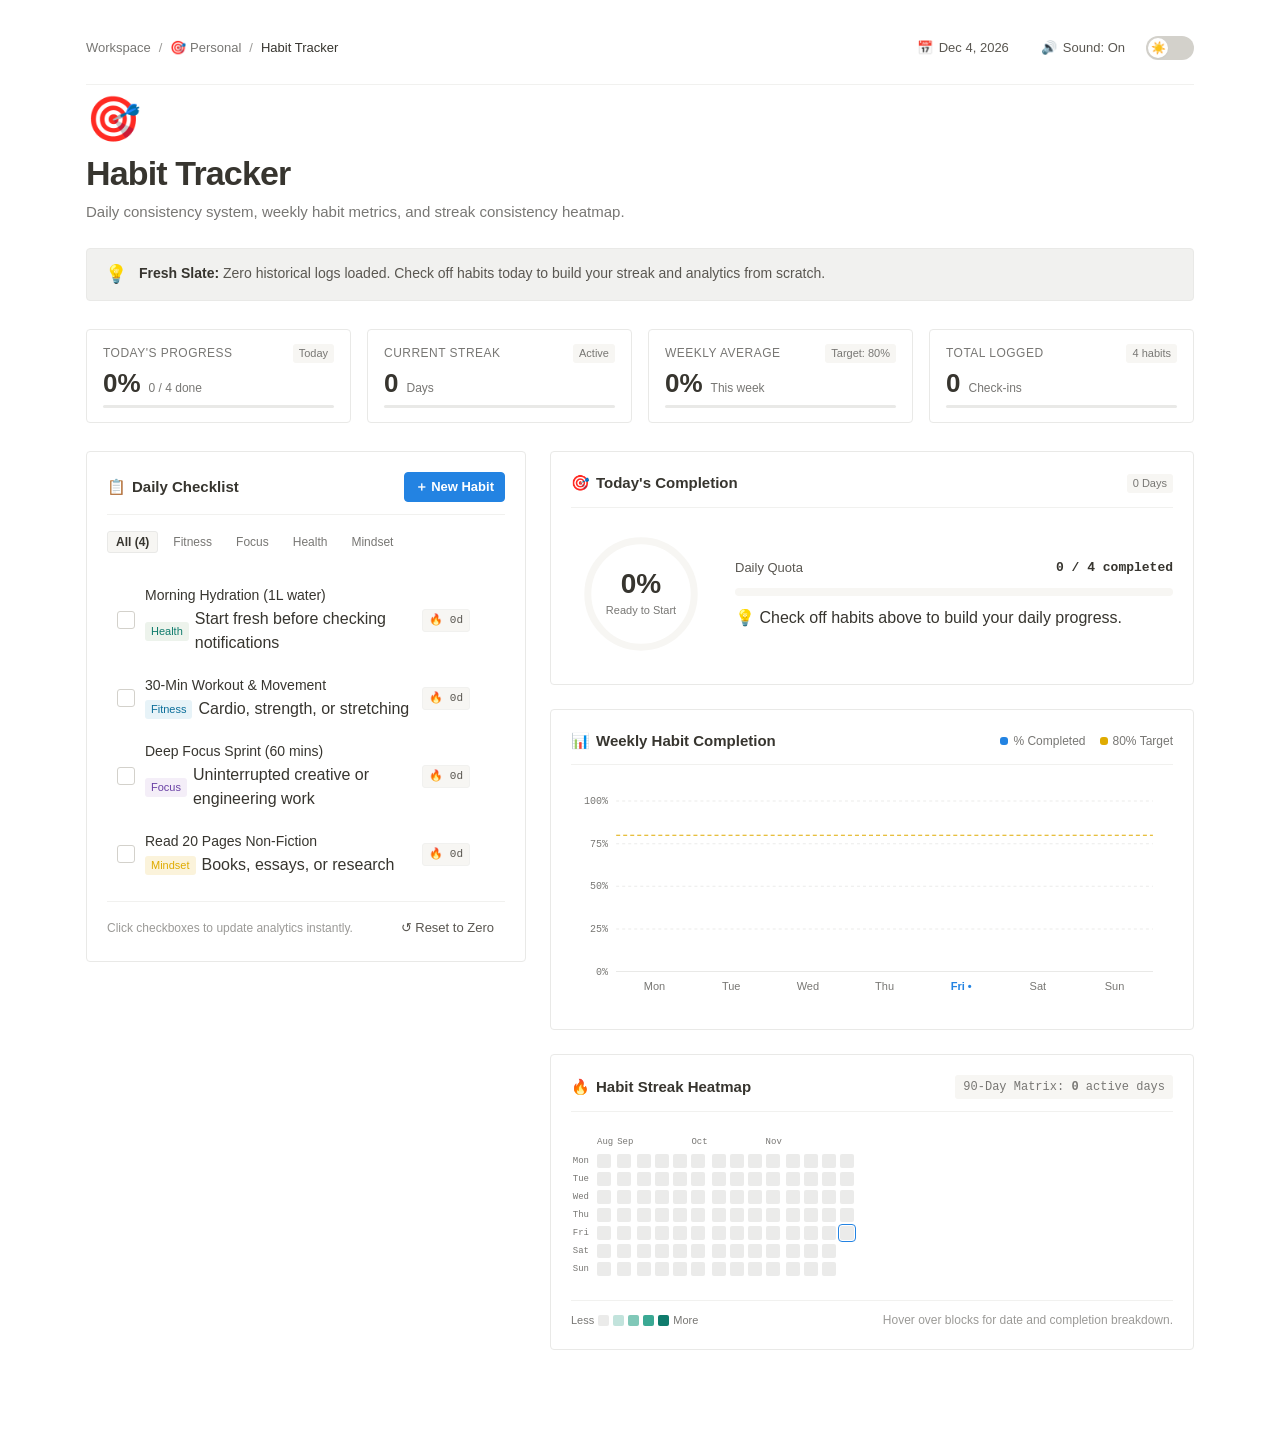
<file: index.html>
<!DOCTYPE html>
<html lang="en" data-theme="light">
<head>
  <meta charset="UTF-8">
  <meta name="viewport" content="width=device-width, initial-scale=1.0">
  <title>🎯 Habit Tracker - Notion Workspace</title>
  <link rel="stylesheet" href="styles.css">
</head>
<body>

  <!-- Main Notion Page Container -->
  <div class="notion-page-container">

    <!-- Notion Top Bar & Breadcrumbs -->
    <header class="notion-top-bar">
      <nav class="notion-breadcrumbs" aria-label="Breadcrumbs">
        <span class="breadcrumb-item">Workspace</span>
        <span class="breadcrumb-separator">/</span>
        <span class="breadcrumb-item">🎯 Personal</span>
        <span class="breadcrumb-separator">/</span>
        <span class="breadcrumb-current">Habit Tracker</span>
      </nav>

      <div class="notion-top-actions">
        <!-- Date Badge -->
        <span class="notion-btn btn-ghost" id="header-date-badge">
          📅 <span id="header-date-text">Oct 12, 2026</span>
        </span>

        <!-- Audio Toggle -->
        <button id="sound-toggle-btn" class="notion-btn btn-ghost" title="Toggle audio feedback" aria-label="Toggle sound">
          <span id="sound-icon">🔊</span>
          <span class="btn-label-text">Sound: On</span>
        </button>

        <!-- SPEC 1: Notion-Style Theme Toggle -->
        <div class="theme-toggle-wrapper" title="Switch Light / Dark Theme">
          <label class="notion-theme-toggle" for="theme-checkbox">
            <input type="checkbox" id="theme-checkbox" class="sr-only" aria-label="Toggle Light and Dark Mode">
            <span class="notion-toggle-switch">
              <span class="notion-toggle-thumb">
                <span id="theme-thumb-icon">☀️</span>
              </span>
            </span>
          </label>
        </div>
      </div>
    </header>

    <!-- Notion Page Header -->
    <div class="notion-hero-header">
      <div class="notion-page-icon">🎯</div>
      <h1 class="notion-page-title">Habit Tracker</h1>
      <p class="notion-page-description">
        Daily consistency system, weekly habit metrics, and streak consistency heatmap.
      </p>
    </div>

    <!-- Notion Callout Box -->
    <div class="notion-callout">
      <div class="callout-icon">💡</div>
      <div class="callout-body">
        <strong>Fresh Slate:</strong> Zero historical logs loaded. Check off habits today to build your streak and analytics from scratch.
      </div>
    </div>

    <!-- Notion Metrics Summary Bar -->
    <section class="notion-summary-row" aria-label="Metrics Overview">
      <div class="notion-metric-box">
        <div class="metric-header">
          <span class="metric-label">Today's Progress</span>
          <span class="metric-pill" id="completion-status-badge">Today</span>
        </div>
        <div class="metric-value-row">
          <span class="metric-number" id="stat-today-pct">0%</span>
          <span class="metric-sub" id="stat-today-fraction">0 / 0 done</span>
        </div>
        <div class="metric-progress-line">
          <div class="metric-progress-fill" id="stat-mini-bar" style="width: 0%"></div>
        </div>
      </div>

      <div class="notion-metric-box">
        <div class="metric-header">
          <span class="metric-label">Current Streak</span>
          <span class="metric-pill">Active</span>
        </div>
        <div class="metric-value-row">
          <span class="metric-number" id="stat-current-streak">0</span>
          <span class="metric-sub">Days</span>
        </div>
        <div class="metric-progress-line">
          <div class="metric-progress-fill" style="width: 0%"></div>
        </div>
      </div>

      <div class="notion-metric-box">
        <div class="metric-header">
          <span class="metric-label">Weekly Average</span>
          <span class="metric-pill">Target: 80%</span>
        </div>
        <div class="metric-value-row">
          <span class="metric-number" id="stat-weekly-avg">0%</span>
          <span class="metric-sub">This week</span>
        </div>
        <div class="metric-progress-line">
          <div class="metric-progress-fill" style="width: 0%"></div>
        </div>
      </div>

      <div class="notion-metric-box">
        <div class="metric-header">
          <span class="metric-label">Total Logged</span>
          <span class="metric-pill" id="stat-active-habits-count">4 habits</span>
        </div>
        <div class="metric-value-row">
          <span class="metric-number" id="stat-total-completions">0</span>
          <span class="metric-sub">Check-ins</span>
        </div>
        <div class="metric-progress-line">
          <div class="metric-progress-fill" style="width: 0%"></div>
        </div>
      </div>
    </section>

    <!-- Main Workspace Grid -->
    <main class="notion-workspace-grid">

      <!-- Left Column: Daily Habits Database -->
      <section class="workspace-column col-habits">
        <div class="notion-card habits-card">
          <div class="card-header-row">
            <h2 class="notion-section-title">
              <span>📋</span> Daily Checklist
            </h2>
            <button id="open-add-habit-btn" class="notion-btn btn-primary">
              ＋ New Habit
            </button>
          </div>

          <!-- Category filter tabs -->
          <div class="notion-filter-tabs" id="category-filters" role="tablist">
            <button class="notion-filter-pill active" data-filter="all">All (<span id="count-all">4</span>)</button>
            <button class="notion-filter-pill" data-filter="Fitness">Fitness</button>
            <button class="notion-filter-pill" data-filter="Focus">Focus</button>
            <button class="notion-filter-pill" data-filter="Health">Health</button>
            <button class="notion-filter-pill" data-filter="Mindset">Mindset</button>
          </div>

          <!-- Habit Items List -->
          <div class="habit-items-container" id="habits-list" role="list">
            <!-- Habit rows injected dynamically -->
          </div>

          <!-- Footer Actions -->
          <div class="habits-footer-actions">
            <span class="footer-hint">Click checkboxes to update analytics instantly.</span>
            <button id="reset-demo-data-btn" class="notion-btn btn-ghost" title="Reset all to zero history">
              ↺ Reset to Zero
            </button>
          </div>
        </div>
      </section>

      <!-- Right Column: Visual Analytics Dashboard -->
      <section class="workspace-column col-analytics">
        
        <!-- SPEC 2: Task Completion Progress Ring / Bar -->
        <div class="notion-card progress-card">
          <div class="card-header-row">
            <h3 class="notion-section-title">
              <span>🎯</span> Today's Completion
            </h3>
            <span class="metric-pill" id="stat-best-streak">0 Days Best</span>
          </div>
          
          <div class="progress-ring-content">
            <!-- Custom Zero-Dependency SVG Circular Ring -->
            <div class="svg-ring-wrapper">
              <svg class="neo-progress-svg" viewBox="0 0 200 200" width="140" height="140" aria-label="Progress ring">
                <circle cx="100" cy="100" r="76" class="ring-bg-track" />
                <circle cx="100" cy="100" r="76" class="ring-progress-bar" id="progress-ring-circle" />
              </svg>
              <div class="ring-center-content">
                <div class="ring-percentage" id="ring-pct-text">0%</div>
                <div class="ring-label" id="ring-status-label">READY</div>
              </div>
            </div>

            <!-- Notion Database Linear Bar -->
            <div class="ring-details-panel">
              <div class="progress-details-header">
                <span class="details-title">Daily Quota</span>
                <span class="details-fraction" id="progress-fraction-text">0 / 0 completed</span>
              </div>
              <div class="neo-chunky-progress-bar" id="chunky-segmented-bar">
                <div class="chunky-fill" id="linear-fill-bar" style="width: 0%;"></div>
              </div>
              <div class="status-callout" id="status-motivation-callout">
                💡 Check off habits above to build your daily progress.
              </div>
            </div>
          </div>
        </div>

        <!-- SPEC 2: Weekly Habit Bar Chart -->
        <div class="notion-card chart-card">
          <div class="card-header-row">
            <h3 class="notion-section-title">
              <span>📊</span> Weekly Habit Completion
            </h3>
            <div class="chart-legend">
              <span class="legend-chip"><span class="legend-color-box completed-box"></span> % Completed</span>
              <span class="legend-chip"><span class="legend-color-box target-box"></span> 80% Target</span>
            </div>
          </div>

          <!-- Pure SVG Bar Chart Container -->
          <div class="svg-chart-container" id="weekly-barchart-container">
            <!-- Rendered dynamically -->
          </div>
        </div>

        <!-- SPEC 2: Habit Streak Consistency Heatmap block matrix -->
        <div class="notion-card heatmap-card">
          <div class="card-header-row">
            <h3 class="notion-section-title">
              <span>🔥</span> Habit Streak Heatmap
            </h3>
            <div class="heatmap-stats-pill">
              <span>90-Day Matrix: <strong id="heatmap-active-days-count">0</strong> active days</span>
            </div>
          </div>

          <div class="heatmap-scroll-wrapper">
            <div class="heatmap-matrix-board" id="heatmap-board">
              <!-- Rendered dynamically -->
            </div>
          </div>

          <div class="heatmap-footer">
            <div class="heatmap-legend">
              <span class="legend-label">Less</span>
              <div class="legend-cell lvl-0" title="0% completed"></div>
              <div class="legend-cell lvl-1" title="1-25% completed"></div>
              <div class="legend-cell lvl-2" title="26-50% completed"></div>
              <div class="legend-cell lvl-3" title="51-75% completed"></div>
              <div class="legend-cell lvl-4" title="76-100% completed"></div>
              <span class="legend-label">More</span>
            </div>
            <div class="heatmap-tip-hint">
              Hover over blocks for date and completion breakdown.
            </div>
          </div>
        </div>

      </section>
    </main>

    <!-- Modal Dialog: Add New Habit -->
    <div class="neo-modal-backdrop" id="add-habit-modal" aria-hidden="true">
      <div class="neo-modal-dialog" role="dialog" aria-labelledby="modal-heading">
        <div class="modal-header">
          <h2 id="modal-heading" class="modal-title">＋ New Habit</h2>
          <button id="close-modal-btn" class="modal-close-btn" aria-label="Close dialog">✕</button>
        </div>
        <form id="new-habit-form" class="modal-form">
          <div class="form-group">
            <label for="habit-name-input" class="form-label">Habit Name *</label>
            <input type="text" id="habit-name-input" class="neo-input" placeholder="e.g. Morning Walk, Read 20 Pages" required maxlength="40">
          </div>

          <div class="form-row">
            <div class="form-group">
              <label for="habit-category-select" class="form-label">Category</label>
              <select id="habit-category-select" class="neo-select">
                <option value="Health">Health</option>
                <option value="Fitness">Fitness</option>
                <option value="Focus">Focus</option>
                <option value="Mindset">Mindset</option>
              </select>
            </div>

            <div class="form-group">
              <label for="habit-desc-input" class="form-label">Daily Note</label>
              <input type="text" id="habit-desc-input" class="neo-input" placeholder="e.g. 15 mins daily" maxlength="60">
            </div>
          </div>

          <div class="modal-actions">
            <button type="button" id="cancel-modal-btn" class="notion-btn btn-ghost">Cancel</button>
            <button type="submit" class="notion-btn btn-primary">Create Habit</button>
          </div>
        </form>
      </div>
    </div>

    <!-- Floating Interactive Tooltip -->
    <div id="chart-tooltip" class="neo-tooltip" aria-hidden="true"></div>

  </div>

  <script src="app.js"></script>
</body>
</html>
</file>
<file: styles.css>
/* ==========================================================================
   NOTION-STYLE DESIGN SYSTEM & HABIT TRACKER
   - Authentic Notion workspace aesthetics (Light & Dark)
   - Clean document layout, subtle dividers, and pastel database tags
   - Zero-dependency custom SVG analytics (Weekly Bar Chart, Progress Ring, Heatmap)
   - Zero history / Fresh slate engine
   ========================================================================== */

/* --------------------------------------------------------------------------
   1. NOTION THEME TOKENS
   -------------------------------------------------------------------------- */
:root {
  /* Radii */
  --radius-xs: 3px;
  --radius-sm: 4px;
  --radius-md: 6px;
  --radius-lg: 8px;
  --radius-xl: 12px;
  --radius-full: 9999px;

  /* Typography */
  --font-sans: ui-sans-serif, -apple-system, BlinkMacSystemFont, "Segoe UI", Helvetica, "Apple Color Emoji", Arial, sans-serif, "Segoe UI Emoji", "Segoe UI Symbol";
  --font-mono: "SFMono-Regular", Menlo, Consolas, "PT Mono", "Liberation Mono", Courier, monospace;

  /* LIGHT THEME (Notion Default) */
  --bg-color: #FFFFFF;
  --card-bg: #FFFFFF;
  --card-bg-subtle: #F7F6F3;
  --card-bg-hover: rgba(55, 53, 47, 0.06);
  --callout-bg: #F1F1EF;

  --text-main: #37352F;
  --text-secondary: #5A5751;
  --text-muted: #787774;
  --text-placeholder: #9B9A97;

  --border-color: #E9E9E7;
  --border-subtle: #F1F1EF;
  --border-hover: #D3D1CB;
  --border-focus: #2383E2;

  --shadow-sm: 0 1px 2px rgba(15, 15, 15, 0.04);
  --shadow-md: 0 4px 12px rgba(15, 15, 15, 0.06);
  --shadow-lg: 0 12px 24px rgba(15, 15, 15, 0.08);

  /* Notion Primary & Accent */
  --accent-primary: #2383E2;       /* Notion Blue */
  --accent-primary-hover: #1971C2;
  --accent-success: #0F7B6C;       /* Notion Teal / Green */
  --accent-success-hover: #0B6B5D;

  /* Notion Tag Colors (Light) */
  --tag-fitness-bg: #E7F3F8;   --tag-fitness-text: #0B6E99;  /* Blue */
  --tag-focus-bg: #F4EEF8;     --tag-focus-text: #6940A5;    /* Purple */
  --tag-health-bg: #EDF3EC;    --tag-health-text: #0F7B6C;   /* Green */
  --tag-mindset-bg: #FBF3DB;   --tag-mindset-text: #DFAB01;  /* Yellow */
  --tag-general-bg: #EBECED;   --tag-general-text: #37352F;  /* Gray */

  /* Notion Heatmap Scale (Emerald/Teal) */
  --heatmap-lvl0: #EBEBEA;
  --heatmap-lvl1: #C2E3DC;
  --heatmap-lvl2: #80C8B8;
  --heatmap-lvl3: #3BA994;
  --heatmap-lvl4: #0F7B6C;

  /* Chart & Grid */
  --chart-grid: #EBEBEA;
  --chart-bar-bg: #2383E2;
  --chart-bar-hover: #1971C2;
  --chart-bar-today: #0F7B6C;
  --chart-target-line: #DFAB01;
}

/* --------------------------------------------------------------------------
   DARK THEME (Notion Dark)
   -------------------------------------------------------------------------- */
[data-theme="dark"] {
  --bg-color: #191919;
  --card-bg: #202020;
  --card-bg-subtle: #252525;
  --card-bg-hover: rgba(255, 255, 255, 0.06);
  --callout-bg: #222222;

  --text-main: #E6E6E6;
  --text-secondary: #CBD0D6;
  --text-muted: #9B9B9B;
  --text-placeholder: #6E6E6E;

  --border-color: #2E2E2E;
  --border-subtle: #262626;
  --border-hover: #3E3E3E;
  --border-focus: #529CCA;

  --shadow-sm: 0 1px 2px rgba(0, 0, 0, 0.25);
  --shadow-md: 0 4px 12px rgba(0, 0, 0, 0.35);
  --shadow-lg: 0 12px 24px rgba(0, 0, 0, 0.45);

  --accent-primary: #529CCA;       /* Notion Blue (Dark) */
  --accent-primary-hover: #69AADB;
  --accent-success: #4EAA79;       /* Notion Green (Dark) */
  --accent-success-hover: #63B88C;

  /* Notion Tag Colors (Dark) */
  --tag-fitness-bg: #24343F;   --tag-fitness-text: #529CCA;
  --tag-focus-bg: #35293E;     --tag-focus-text: #9A6DD7;
  --tag-health-bg: #24362E;    --tag-health-text: #4EAA79;
  --tag-mindset-bg: #3E3725;   --tag-mindset-text: #E2C85C;
  --tag-general-bg: #2F2F2F;   --tag-general-text: #9B9B9B;

  /* Heatmap Scale in Dark */
  --heatmap-lvl0: #262626;
  --heatmap-lvl1: #1B382F;
  --heatmap-lvl2: #245744;
  --heatmap-lvl3: #358260;
  --heatmap-lvl4: #4EAA79;

  /* Chart & Grid */
  --chart-grid: #2A2A2A;
  --chart-bar-bg: #529CCA;
  --chart-bar-hover: #69AADB;
  --chart-bar-today: #4EAA79;
  --chart-target-line: #E2C85C;
}

/* --------------------------------------------------------------------------
   2. GLOBAL RESETS & NOTION BASE
   -------------------------------------------------------------------------- */
*, *::before, *::after {
  box-sizing: border-box;
  margin: 0;
  padding: 0;
}

body {
  font-family: var(--font-sans);
  background-color: var(--bg-color);
  color: var(--text-main);
  min-height: 100vh;
  line-height: 1.5;
  overflow-x: hidden;
  -webkit-font-smoothing: antialiased;
  -moz-osx-font-smoothing: grayscale;
}

.sr-only {
  position: absolute;
  width: 1px;
  height: 1px;
  padding: 0;
  margin: -1px;
  overflow: hidden;
  clip: rect(0, 0, 0, 0);
  white-space: nowrap;
  border: 0;
}

/* Notion Page Container */
.notion-page-container {
  max-width: 1180px;
  margin: 0 auto;
  padding: 32px 36px 80px;
}

/* --------------------------------------------------------------------------
   3. NOTION PAGE HEADER & BREADCRUMBS
   -------------------------------------------------------------------------- */
.notion-top-bar {
  display: flex;
  justify-content: space-between;
  align-items: center;
  padding-bottom: 20px;
  margin-bottom: 12px;
  border-bottom: 1px solid var(--border-subtle);
}

.notion-breadcrumbs {
  display: flex;
  align-items: center;
  gap: 8px;
  font-size: 0.8125rem;
  color: var(--text-muted);
}

.breadcrumb-item {
  color: var(--text-muted);
  text-decoration: none;
  transition: color 0.15s;
}

.breadcrumb-separator {
  color: var(--text-placeholder);
}

.breadcrumb-current {
  color: var(--text-main);
  font-weight: 500;
}

.notion-top-actions {
  display: flex;
  align-items: center;
  gap: 10px;
}

/* Notion Page Title & Icon */
.notion-hero-header {
  margin-bottom: 24px;
}

.notion-page-icon {
  font-size: 2.75rem;
  line-height: 1;
  margin-bottom: 12px;
  display: inline-block;
  user-select: none;
  transition: transform 0.15s ease;
}

.notion-page-icon:hover {
  transform: scale(1.08);
}

.notion-page-title {
  font-size: 2.125rem;
  font-weight: 700;
  letter-spacing: -0.025em;
  color: var(--text-main);
  line-height: 1.2;
  margin-bottom: 8px;
}

.notion-page-description {
  font-size: 0.9375rem;
  color: var(--text-muted);
  line-height: 1.5;
}

/* Notion Callout Box */
.notion-callout {
  display: flex;
  align-items: flex-start;
  gap: 12px;
  padding: 14px 18px;
  background-color: var(--callout-bg);
  border: 1px solid var(--border-color);
  border-radius: var(--radius-sm);
  margin-bottom: 28px;
  font-size: 0.875rem;
  line-height: 1.5;
}

.callout-icon {
  font-size: 1.125rem;
  flex-shrink: 0;
  line-height: 1.3;
}

.callout-body {
  color: var(--text-secondary);
}

.callout-body strong {
  color: var(--text-main);
}

/* --------------------------------------------------------------------------
   4. NOTION THEME TOGGLE & HEADER BUTTONS
   -------------------------------------------------------------------------- */
.notion-btn {
  font-family: var(--font-sans);
  font-size: 0.8125rem;
  font-weight: 500;
  color: var(--text-secondary);
  background-color: transparent;
  border: 1px solid var(--border-color);
  border-radius: var(--radius-sm);
  padding: 5px 10px;
  display: inline-flex;
  align-items: center;
  gap: 6px;
  cursor: pointer;
  user-select: none;
  transition: background-color 0.15s, color 0.15s, border-color 0.15s;
}

.notion-btn:hover {
  background-color: var(--card-bg-hover);
  color: var(--text-main);
  border-color: var(--border-hover);
}

.notion-btn.btn-primary {
  background-color: var(--accent-primary);
  color: #FFFFFF;
  border-color: var(--accent-primary);
  font-weight: 600;
}

.notion-btn.btn-primary:hover {
  background-color: var(--accent-primary-hover);
  border-color: var(--accent-primary-hover);
}

.notion-btn.btn-ghost {
  border-color: transparent;
}

.notion-btn.btn-ghost:hover {
  background-color: var(--card-bg-hover);
}

/* SPEC 1: Notion-Style Theme Toggle Switch */
.notion-theme-toggle {
  display: inline-flex;
  align-items: center;
  cursor: pointer;
  user-select: none;
}

.notion-toggle-switch {
  display: flex;
  align-items: center;
  width: 48px;
  height: 24px;
  background-color: var(--border-hover);
  border-radius: var(--radius-full);
  padding: 2px;
  position: relative;
  transition: background-color 0.2s ease;
}

.notion-toggle-thumb {
  width: 20px;
  height: 20px;
  background-color: #FFFFFF;
  border-radius: var(--radius-full);
  box-shadow: var(--shadow-sm);
  display: flex;
  align-items: center;
  justify-content: center;
  font-size: 0.75rem;
  transition: transform 0.2s cubic-bezier(0.4, 0, 0.2, 1);
}

#theme-checkbox:checked + .notion-toggle-switch {
  background-color: var(--accent-primary);
}

#theme-checkbox:checked + .notion-toggle-switch .notion-toggle-thumb {
  transform: translateX(24px);
  background-color: #FFFFFF;
}

/* --------------------------------------------------------------------------
   5. NOTION METRICS SUMMARY BAR
   -------------------------------------------------------------------------- */
.notion-summary-row {
  display: grid;
  grid-template-columns: repeat(4, 1fr);
  gap: 16px;
  margin-bottom: 28px;
}

@media (max-width: 900px) {
  .notion-summary-row {
    grid-template-columns: repeat(2, 1fr);
  }
}

@media (max-width: 520px) {
  .notion-summary-row {
    grid-template-columns: 1fr;
  }
}

.notion-metric-box {
  padding: 14px 16px;
  background-color: var(--card-bg);
  border: 1px solid var(--border-color);
  border-radius: var(--radius-sm);
  transition: border-color 0.15s ease, box-shadow 0.15s ease;
}

.notion-metric-box:hover {
  border-color: var(--border-hover);
  box-shadow: var(--shadow-sm);
}

.metric-header {
  display: flex;
  align-items: center;
  justify-content: space-between;
  margin-bottom: 6px;
}

.metric-label {
  font-size: 0.75rem;
  color: var(--text-muted);
  font-weight: 500;
  text-transform: uppercase;
  letter-spacing: 0.04em;
}

.metric-pill {
  font-size: 0.6875rem;
  padding: 1px 6px;
  border-radius: var(--radius-xs);
  background-color: var(--card-bg-subtle);
  color: var(--text-muted);
}

.metric-value-row {
  display: flex;
  align-items: baseline;
  gap: 8px;
}

.metric-number {
  font-size: 1.625rem;
  font-weight: 700;
  color: var(--text-main);
  line-height: 1.1;
}

.metric-sub {
  font-size: 0.75rem;
  color: var(--text-muted);
}

.metric-progress-line {
  height: 3px;
  background-color: var(--border-color);
  border-radius: var(--radius-full);
  margin-top: 8px;
  overflow: hidden;
}

.metric-progress-fill {
  height: 100%;
  background-color: var(--accent-success);
  transition: width 0.3s ease;
}

/* --------------------------------------------------------------------------
   6. MAIN WORKSPACE GRID
   -------------------------------------------------------------------------- */
.notion-workspace-grid {
  display: grid;
  grid-template-columns: 440px 1fr;
  gap: 24px;
  align-items: start;
}

@media (max-width: 1024px) {
  .notion-workspace-grid {
    grid-template-columns: minmax(0, 1fr);
  }
}

.workspace-column {
  display: flex;
  flex-direction: column;
  gap: 24px;
  min-width: 0;
  max-width: 100%;
}

/* Notion Block Containers */
.notion-card {
  background-color: var(--card-bg);
  border: 1px solid var(--border-color);
  border-radius: var(--radius-sm);
  padding: 20px;
  min-width: 0;
  max-width: 100%;
  transition: border-color 0.15s ease;
}

.notion-card:hover {
  border-color: var(--border-hover);
}

.notion-section-title {
  font-size: 0.9375rem;
  font-weight: 600;
  color: var(--text-main);
  display: flex;
  align-items: center;
  gap: 6px;
}

.card-header-row {
  display: flex;
  justify-content: space-between;
  align-items: center;
  flex-wrap: wrap;
  gap: 10px;
  margin-bottom: 16px;
  padding-bottom: 12px;
  border-bottom: 1px solid var(--border-subtle);
}

/* --------------------------------------------------------------------------
   7. NOTION HABIT CHECKLIST (DATABASE VIEW)
   -------------------------------------------------------------------------- */
.notion-filter-tabs {
  display: flex;
  gap: 6px;
  overflow-x: auto;
  padding-bottom: 12px;
  margin-bottom: 12px;
  scrollbar-width: none;
}
.notion-filter-tabs::-webkit-scrollbar { display: none; }

.notion-filter-pill {
  font-family: var(--font-sans);
  font-size: 0.75rem;
  font-weight: 500;
  padding: 3px 8px;
  border-radius: var(--radius-xs);
  background-color: transparent;
  color: var(--text-muted);
  border: 1px solid transparent;
  cursor: pointer;
  white-space: nowrap;
  transition: all 0.15s ease;
}

.notion-filter-pill:hover {
  background-color: var(--card-bg-hover);
  color: var(--text-main);
}

.notion-filter-pill.active {
  background-color: var(--card-bg-subtle);
  color: var(--text-main);
  border-color: var(--border-color);
  font-weight: 600;
}

/* Habit List Container */
.habit-items-container {
  display: flex;
  flex-direction: column;
  gap: 4px;
  margin-bottom: 16px;
  min-height: 120px;
}

/* Notion List Row */
.habit-row-item {
  display: flex;
  align-items: center;
  justify-content: space-between;
  padding: 8px 10px;
  border-radius: var(--radius-sm);
  background-color: transparent;
  transition: background-color 0.12s ease;
}

.habit-row-item:hover {
  background-color: var(--card-bg-hover);
}

.habit-row-item.is-completed .habit-name {
  text-decoration: line-through;
  color: var(--text-muted);
}

.habit-left-group {
  display: flex;
  align-items: center;
  gap: 10px;
  flex: 1;
  min-width: 0;
}

/* SPEC 1: Notion Custom Checkbox UI */
.neo-checkbox-container {
  display: inline-flex;
  align-items: center;
  cursor: pointer;
  position: relative;
  user-select: none;
}

.neo-checkbox-input {
  position: absolute;
  opacity: 0;
  width: 0;
  height: 0;
  pointer-events: none;
}

.neo-checkbox-custom {
  width: 18px;
  height: 18px;
  border: 1.5px solid var(--border-hover);
  border-radius: var(--radius-xs);
  background-color: transparent;
  display: flex;
  align-items: center;
  justify-content: center;
  transition: all 0.15s ease;
  flex-shrink: 0;
}

.neo-check-icon {
  width: 12px;
  height: 12px;
  stroke: #FFFFFF;
  stroke-width: 2.5px;
  stroke-linecap: round;
  stroke-linejoin: round;
  fill: none;
  opacity: 0;
  transform: scale(0.6);
  transition: all 0.15s ease;
}

.neo-checkbox-container:hover .neo-checkbox-custom {
  border-color: var(--text-muted);
  background-color: var(--card-bg-hover);
}

.neo-checkbox-input:checked + .neo-checkbox-custom {
  background-color: var(--accent-primary);
  border-color: var(--accent-primary);
}

.neo-checkbox-input:checked + .neo-checkbox-custom .neo-check-icon {
  opacity: 1;
  transform: scale(1);
}

/* Habit text info */
.habit-info {
  display: flex;
  flex-direction: column;
  min-width: 0;
}

.habit-name {
  font-size: 0.875rem;
  color: var(--text-main);
  white-space: nowrap;
  overflow: hidden;
  text-overflow: ellipsis;
  font-weight: 500;
}

.habit-sub-meta {
  display: flex;
  align-items: center;
  gap: 6px;
  margin-top: 1px;
}

/* Notion Tag Pills */
.habit-tag {
  font-size: 0.6875rem;
  padding: 1px 6px;
  border-radius: var(--radius-xs);
  font-weight: 500;
}

.tag-fitness { background-color: var(--tag-fitness-bg); color: var(--tag-fitness-text); }
.tag-focus   { background-color: var(--tag-focus-bg);   color: var(--tag-focus-text); }
.tag-health  { background-color: var(--tag-health-bg);  color: var(--tag-health-text); }
.tag-mindset { background-color: var(--tag-mindset-bg); color: var(--tag-mindset-text); }

.habit-actions-group {
  display: flex;
  align-items: center;
  gap: 6px;
}

.habit-streak-badge {
  font-family: var(--font-mono);
  font-size: 0.6875rem;
  padding: 2px 6px;
  border-radius: var(--radius-xs);
  background-color: var(--card-bg-subtle);
  color: var(--text-secondary);
  border: 1px solid var(--border-subtle);
}

.habit-delete-btn {
  background: transparent;
  border: none;
  cursor: pointer;
  padding: 4px;
  border-radius: var(--radius-xs);
  color: var(--text-muted);
  opacity: 0;
  transition: opacity 0.15s, background-color 0.15s;
}

.habit-row-item:hover .habit-delete-btn {
  opacity: 0.7;
}

.habit-delete-btn:hover {
  opacity: 1;
  background-color: var(--card-bg-hover);
  color: #E03E3E;
}

/* Empty habits state */
.notion-empty-state {
  text-align: center;
  padding: 28px 16px;
  color: var(--text-muted);
  font-size: 0.8125rem;
  border: 1px dashed var(--border-color);
  border-radius: var(--radius-sm);
}

.habits-footer-actions {
  display: flex;
  justify-content: space-between;
  align-items: center;
  flex-wrap: wrap;
  gap: 8px;
  padding-top: 12px;
  border-top: 1px solid var(--border-subtle);
}

.footer-hint {
  font-size: 0.75rem;
  color: var(--text-placeholder);
}

/* --------------------------------------------------------------------------
   8. SPEC 2: NOTION PROGRESS RING & LINEAR BAR
   -------------------------------------------------------------------------- */
.progress-ring-content {
  display: flex;
  align-items: center;
  gap: 24px;
  flex-wrap: wrap;
}

.svg-ring-wrapper {
  position: relative;
  width: 140px;
  height: 140px;
  flex-shrink: 0;
}

.neo-progress-svg {
  transform: rotate(-90deg);
  overflow: visible;
}

.ring-bg-track {
  fill: none;
  stroke: var(--card-bg-subtle);
  stroke-width: 10px;
}

.ring-progress-bar {
  fill: none;
  stroke: var(--accent-success);
  stroke-width: 10px;
  stroke-linecap: round;
  stroke-dasharray: 477.52;
  stroke-dashoffset: 477.52;
  transition: stroke-dashoffset 0.5s ease, stroke 0.2s ease;
}

.ring-center-content {
  position: absolute;
  top: 0;
  left: 0;
  width: 100%;
  height: 100%;
  display: flex;
  flex-direction: column;
  align-items: center;
  justify-content: center;
  pointer-events: none;
}

.ring-percentage {
  font-size: 1.75rem;
  font-weight: 700;
  color: var(--text-main);
  line-height: 1;
}

.ring-label {
  font-size: 0.6875rem;
  color: var(--text-muted);
  margin-top: 4px;
}

.ring-details-panel {
  flex: 1;
  min-width: 200px;
  display: flex;
  flex-direction: column;
  gap: 10px;
}

.progress-details-header {
  display: flex;
  justify-content: space-between;
  align-items: center;
  font-size: 0.8125rem;
}

.details-title {
  color: var(--text-secondary);
}

.details-fraction {
  font-family: var(--font-mono);
  font-weight: 600;
  color: var(--text-main);
}

/* Notion Database Style Progress Bar */
.neo-chunky-progress-bar {
  height: 8px;
  background-color: var(--card-bg-subtle);
  border-radius: var(--radius-full);
  position: relative;
  overflow: hidden;
}

.chunky-fill {
  height: 100%;
  background-color: var(--accent-success);
  border-radius: var(--radius-full);
  transition: width 0.3s ease;
}

.status-motivation-callout {
  font-size: 0.8125rem;
  color: var(--text-secondary);
  padding: 8px 12px;
  background-color: var(--card-bg-subtle);
  border-radius: var(--radius-xs);
  border: 1px solid var(--border-subtle);
}

/* --------------------------------------------------------------------------
   9. SPEC 2: NOTION WEEKLY BAR CHART (PURE SVG)
   -------------------------------------------------------------------------- */
.chart-legend {
  display: flex;
  gap: 14px;
}

.legend-chip {
  font-size: 0.75rem;
  color: var(--text-muted);
  display: flex;
  align-items: center;
  gap: 5px;
}

.legend-color-box {
  width: 8px;
  height: 8px;
  border-radius: var(--radius-xs);
}
.completed-box { background-color: var(--chart-bar-bg); }
.target-box { background-color: var(--chart-target-line); }

.svg-chart-container {
  width: 100%;
  min-height: 220px;
  position: relative;
}

.neo-chart-svg {
  width: 100%;
  height: 100%;
  overflow: visible;
}

.chart-grid-line {
  stroke: var(--chart-grid);
  stroke-width: 1px;
  stroke-dasharray: 3 3;
}

.chart-target-line {
  stroke: var(--chart-target-line);
  stroke-width: 1px;
  stroke-dasharray: 4 3;
}

.chart-axis-line {
  stroke: var(--border-color);
  stroke-width: 1px;
}

.chart-axis-label {
  font-family: var(--font-mono);
  font-size: 10px;
  fill: var(--text-muted);
}

.chart-bar-group {
  cursor: pointer;
}

.chart-bar-rect {
  fill: var(--chart-bar-bg);
  rx: 4px;
  ry: 4px;
  transition: fill 0.15s ease, opacity 0.15s ease;
}

.chart-bar-group:hover .chart-bar-rect {
  fill: var(--chart-bar-hover);
  opacity: 0.85;
}

.chart-bar-value-badge {
  font-family: var(--font-mono);
  font-size: 10px;
  font-weight: 500;
  fill: var(--text-muted);
  text-anchor: middle;
}

.chart-day-label {
  font-family: var(--font-sans);
  font-size: 11px;
  font-weight: 500;
  fill: var(--text-muted);
  text-anchor: middle;
}

.chart-day-today {
  fill: var(--accent-primary);
  font-weight: 600;
}

/* --------------------------------------------------------------------------
   10. SPEC 2: NOTION STREAK HEATMAP (ZERO HISTORY STARTER)
   -------------------------------------------------------------------------- */
.heatmap-stats-pill {
  font-family: var(--font-mono);
  font-size: 0.75rem;
  padding: 3px 8px;
  border-radius: var(--radius-xs);
  background-color: var(--card-bg-subtle);
  color: var(--text-muted);
}

.heatmap-scroll-wrapper {
  overflow-x: auto;
  max-width: 100%;
  padding: 6px 0 12px;
}
.heatmap-scroll-wrapper::-webkit-scrollbar { height: 4px; }
.heatmap-scroll-wrapper::-webkit-scrollbar-thumb {
  background: var(--border-hover);
  border-radius: var(--radius-full);
}

.heatmap-matrix-board {
  display: flex;
  gap: 4px;
  min-width: 660px;
}

.heatmap-day-labels-col {
  display: flex;
  flex-direction: column;
  gap: 4px;
  padding-top: 20px;
  margin-right: 4px;
}

.heatmap-day-label {
  font-family: var(--font-mono);
  font-size: 9px;
  color: var(--text-muted);
  height: 14px;
  line-height: 14px;
  text-align: right;
  width: 18px;
}

.heatmap-week-col {
  display: flex;
  flex-direction: column;
  gap: 4px;
}

.heatmap-month-header {
  font-family: var(--font-mono);
  font-size: 9px;
  color: var(--text-muted);
  height: 16px;
  line-height: 16px;
  white-space: nowrap;
}

/* Notion Matrix Tile */
.heatmap-cell {
  width: 14px;
  height: 14px;
  border-radius: 2px;
  cursor: pointer;
  position: relative;
  transition: transform 0.15s ease;
}

.heatmap-cell:hover {
  transform: scale(1.3);
  z-index: 10;
}

.heatmap-cell.is-today {
  outline: 1.5px solid var(--accent-primary);
  outline-offset: 1px;
}

.heatmap-cell.lvl-0, .legend-cell.lvl-0 { background-color: var(--heatmap-lvl0); }
.heatmap-cell.lvl-1, .legend-cell.lvl-1 { background-color: var(--heatmap-lvl1); }
.heatmap-cell.lvl-2, .legend-cell.lvl-2 { background-color: var(--heatmap-lvl2); }
.heatmap-cell.lvl-3, .legend-cell.lvl-3 { background-color: var(--heatmap-lvl3); }
.heatmap-cell.lvl-4, .legend-cell.lvl-4 { background-color: var(--heatmap-lvl4); }

.heatmap-footer {
  display: flex;
  justify-content: space-between;
  align-items: center;
  flex-wrap: wrap;
  gap: 8px;
  margin-top: 12px;
  padding-top: 10px;
  border-top: 1px solid var(--border-subtle);
}

.heatmap-legend {
  display: flex;
  align-items: center;
  gap: 4px;
}

.legend-label {
  font-size: 0.6875rem;
  color: var(--text-muted);
}

.legend-cell {
  width: 11px;
  height: 11px;
  border-radius: 2px;
}

.heatmap-tip-hint {
  font-size: 0.75rem;
  color: var(--text-placeholder);
}

/* --------------------------------------------------------------------------
   11. NOTION TOOLTIP & MODAL DIALOG
   -------------------------------------------------------------------------- */
.neo-tooltip {
  position: fixed;
  pointer-events: none;
  background-color: var(--card-bg);
  color: var(--text-main);
  border: 1px solid var(--border-color);
  border-radius: var(--radius-sm);
  box-shadow: var(--shadow-md);
  padding: 6px 10px;
  font-size: 0.75rem;
  z-index: 1000;
  opacity: 0;
  transform: translateY(3px);
  transition: opacity 0.12s ease, transform 0.12s ease;
  white-space: pre-line;
}

.neo-tooltip.is-visible {
  opacity: 1;
  transform: translateY(0);
}

/* Notion Page Popup Modal */
.neo-modal-backdrop {
  position: fixed;
  top: 0;
  left: 0;
  width: 100vw;
  height: 100vh;
  background-color: rgba(15, 15, 15, 0.4);
  backdrop-filter: blur(2px);
  display: flex;
  align-items: center;
  justify-content: center;
  z-index: 999;
  opacity: 0;
  pointer-events: none;
  transition: opacity 0.15s ease;
  padding: 16px;
}

.neo-modal-backdrop.is-open {
  opacity: 1;
  pointer-events: auto;
}

.neo-modal-dialog {
  background-color: var(--card-bg);
  border: 1px solid var(--border-color);
  border-radius: var(--radius-sm);
  box-shadow: var(--shadow-lg);
  width: 100%;
  max-width: 460px;
  padding: 24px;
  transform: scale(0.97);
  transition: transform 0.15s ease;
}

.neo-modal-backdrop.is-open .neo-modal-dialog {
  transform: scale(1);
}

.modal-header {
  display: flex;
  justify-content: space-between;
  align-items: center;
  margin-bottom: 20px;
}

.modal-title {
  font-size: 1.125rem;
  font-weight: 600;
  color: var(--text-main);
}

.modal-close-btn {
  background: transparent;
  border: none;
  font-size: 1rem;
  cursor: pointer;
  color: var(--text-muted);
  padding: 4px;
  border-radius: var(--radius-xs);
}

.modal-close-btn:hover {
  background-color: var(--card-bg-hover);
  color: var(--text-main);
}

.modal-form {
  display: flex;
  flex-direction: column;
  gap: 14px;
}

.form-group {
  display: flex;
  flex-direction: column;
  gap: 5px;
}

.form-row {
  display: grid;
  grid-template-columns: 1fr 1fr;
  gap: 12px;
}

.form-label {
  font-size: 0.75rem;
  font-weight: 500;
  color: var(--text-muted);
}

.neo-input, .neo-select {
  font-family: var(--font-sans);
  font-size: 0.875rem;
  padding: 8px 10px;
  border: 1px solid var(--border-color);
  border-radius: var(--radius-xs);
  background-color: var(--card-bg);
  color: var(--text-main);
  outline: none;
  transition: border-color 0.15s;
}

.neo-input:focus, .neo-select:focus {
  border-color: var(--border-focus);
}

.modal-actions {
  display: flex;
  justify-content: flex-end;
  gap: 8px;
  margin-top: 10px;
}

@media (max-width: 768px) {
  .notion-page-container {
    padding: 20px 16px 60px;
  }
  .notion-top-bar {
    flex-direction: column;
    align-items: flex-start;
    gap: 12px;
  }
  .notion-top-actions {
    width: 100%;
    flex-wrap: wrap;
    gap: 8px;
    justify-content: space-between;
  }
  .notion-card {
    padding: 16px;
  }
  .ring-details-panel {
    min-width: 0;
    width: 100%;
  }
  .svg-chart-container {
    overflow-x: auto;
    max-width: 100%;
  }
  .form-row {
    grid-template-columns: 1fr;
  }
}
</file>
